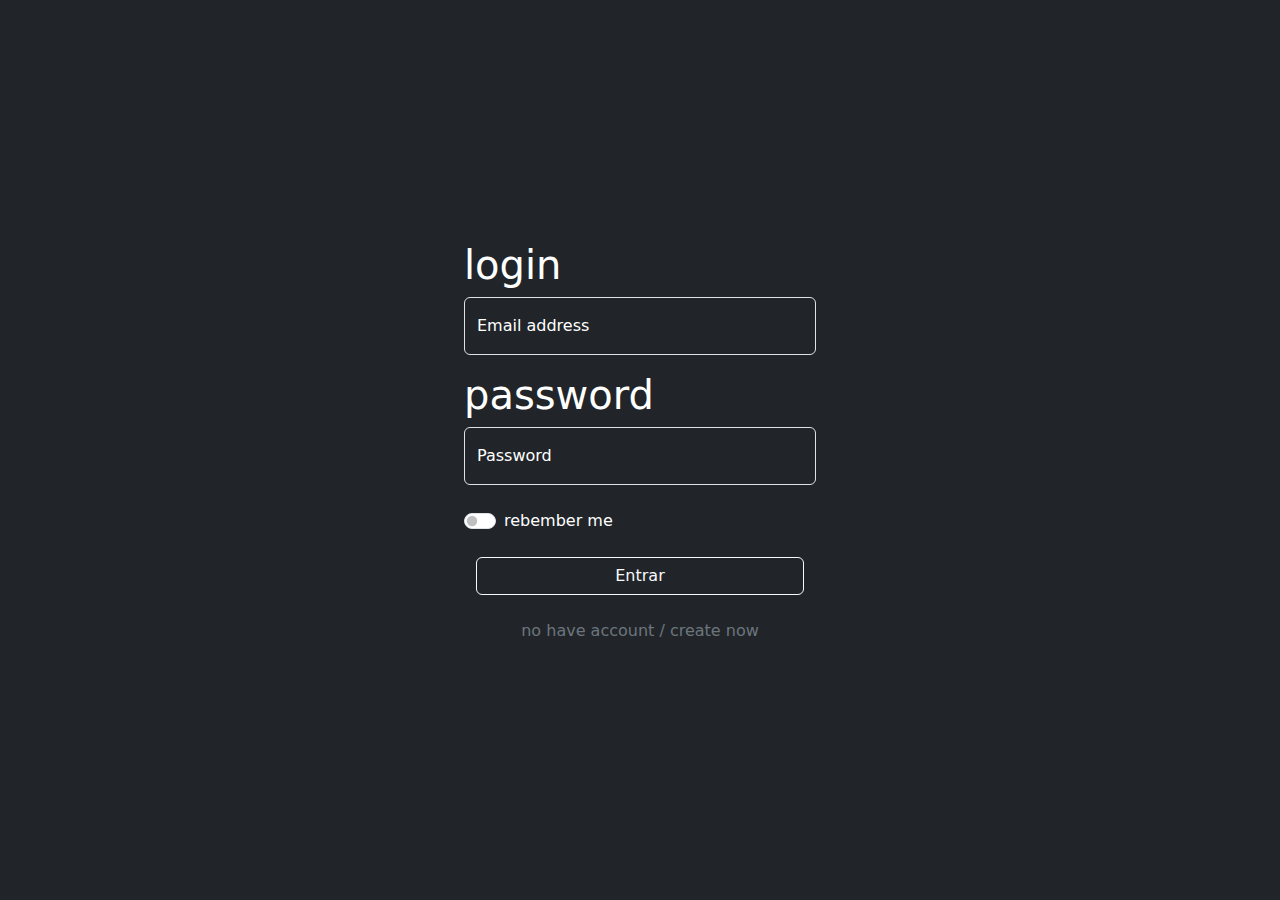
<file: index.html>
<!DOCTYPE html>
<html lang="en" class="flex-centered align-content-center h-100">
<head>
    <meta charset="UTF-8">
    <meta name="viewport" content="width=, initial-scale=1.0">
    <link rel="stylesheet" href="style.css">
    <link href="https://cdn.jsdelivr.net/npm/bootstrap@5.3.3/dist/css/bootstrap.min.css" rel="stylesheet" integrity="sha384-QWTKZyjpPEjISv5WaRU9OFeRpok6YctnYmDr5pNlyT2bRjXh0JMhjY6hW+ALEwIH" crossorigin="anonymous">

    <title>Document</title>
</head>
<body class="bg-dark d-flex flex-centered  p-5">
    <div class="container-md text-bg-dark p-4 h-50 d-flex flex-column flex-centered" style="width: 400px;">
    <p class="h1">login</p>
    <div class="form-floating mb-3 w-6" >
        <input type="email" class="form-control bg-dark text-white" id="floatingInput" placeholder="name@example.com">
        <label for="floatingInput" class="bg-transparent ">Email address</label>
      </div>
      <p class="h1">password</p>

      <div class="form-floating w-3 mb-4" >
        <input type="password" class="form-control bg-dark text-white" id="floatingPassword" placeholder="Password">
        <label for="floatingPassword bg-transparent">Password</label>
      </div>
      <div class="form-check form-switch mb-4">
        <input class="form-check-input" type="checkbox" role="switch" id="flexSwitchCheckDefault">
        <label class="form-check-label" for="flexSwitchCheckDefault">rebember me</label>
      </div>
      <div class="container d-flex justify-content-center mb-4"><button type="button" class="btn btn-outline-light w-100 d-flex justify-content-center">Entrar</button></div>
      <p class="d-flex justify-content-center w-100" ><a href="src/register.html" class="text-secondary text-decoration-none">no have account / create now</a></p>
      

      </div>

    <script src="https://cdn.jsdelivr.net/npm/bootstrap@5.3.3/dist/js/bootstrap.bundle.min.js" integrity="sha384-YvpcrYf0tY3lHB60NNkmXc5s9fDVZLESaAA55NDzOxhy9GkcIdslK1eN7N6jIeHz" crossorigin="anonymous"></script>

</body>
</html>
</file>
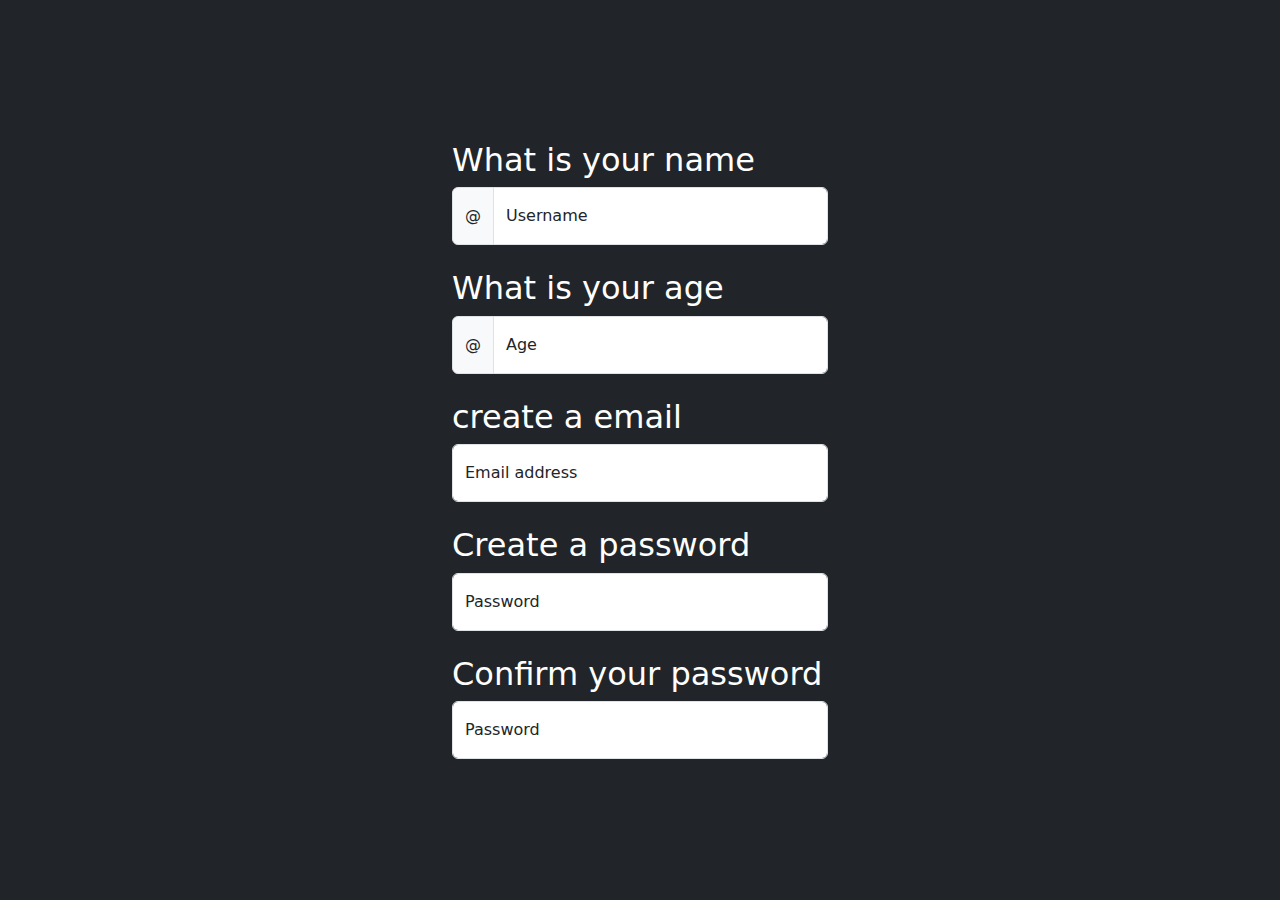
<file: src/register.html>
<!DOCTYPE html>
<html lang="en" class="flex-centered align-content-center h-100">
<head>
    <meta charset="UTF-8">
    <meta name="viewport" content="width=device-width, initial-scale=1.0">
    <link href="https://cdn.jsdelivr.net/npm/bootstrap@5.3.3/dist/css/bootstrap.min.css" rel="stylesheet" integrity="sha384-QWTKZyjpPEjISv5WaRU9OFeRpok6YctnYmDr5pNlyT2bRjXh0JMhjY6hW+ALEwIH" crossorigin="anonymous">
    <title>Document</title>
</head>
<body class="bg-dark ">
    <div class="container-md" style="width: 400px;">
        <p class="text-white h2">What is your name</p>
        <div class="input-group mb-4">
            <span class="input-group-text">@</span>
            <div class="form-floating">
              <input type="text" class="form-control" id="floatingInputGroup1" placeholder="Username">
              <label for="floatingInputGroup1">Username</label>
            </div>
          </div>

          <p class="h2 text-white">What is your age</p>
          <div class="input-group mb-4">
            <span class="input-group-text">@</span>
            <div class="form-floating">
              <input type="text" class="form-control" id="floatingInputGroup1" placeholder="Username">
              <label for="floatingInputGroup1">Age</label>
            </div>
          </div>

          <p class="h2 text-white">create a email</p>
          <div class="form-floating mb-4">
            <input type="email" class="form-control" id="floatingInput" placeholder="name@example.com">
            <label for="floatingInput">Email address</label>
          </div>

          <p class="h2 text-white">Create a password</p>
          <div class="form-floating mb-4">
            <input type="password" class="form-control" id="floatingPassword" placeholder="Password">
            <label for="floatingPassword">Password</label>
          </div>

          <p class="h2 text-white">Confirm your password</p>
          <div class="form-floating">
            <input type="password" class="form-control" id="floatingPassword" placeholder="Password">
            <label for="floatingPassword">Password</label>
          </div>

    </div>



    <script src="https://cdn.jsdelivr.net/npm/bootstrap@5.3.3/dist/js/bootstrap.bundle.min.js" integrity="sha384-YvpcrYf0tY3lHB60NNkmXc5s9fDVZLESaAA55NDzOxhy9GkcIdslK1eN7N6jIeHz" crossorigin="anonymous"></script>
</body>
</html>
</file>
<file: style.css>
* {
    box-sizing: border-box;
    margin: 0;
    padding: 0;
}
</file>
